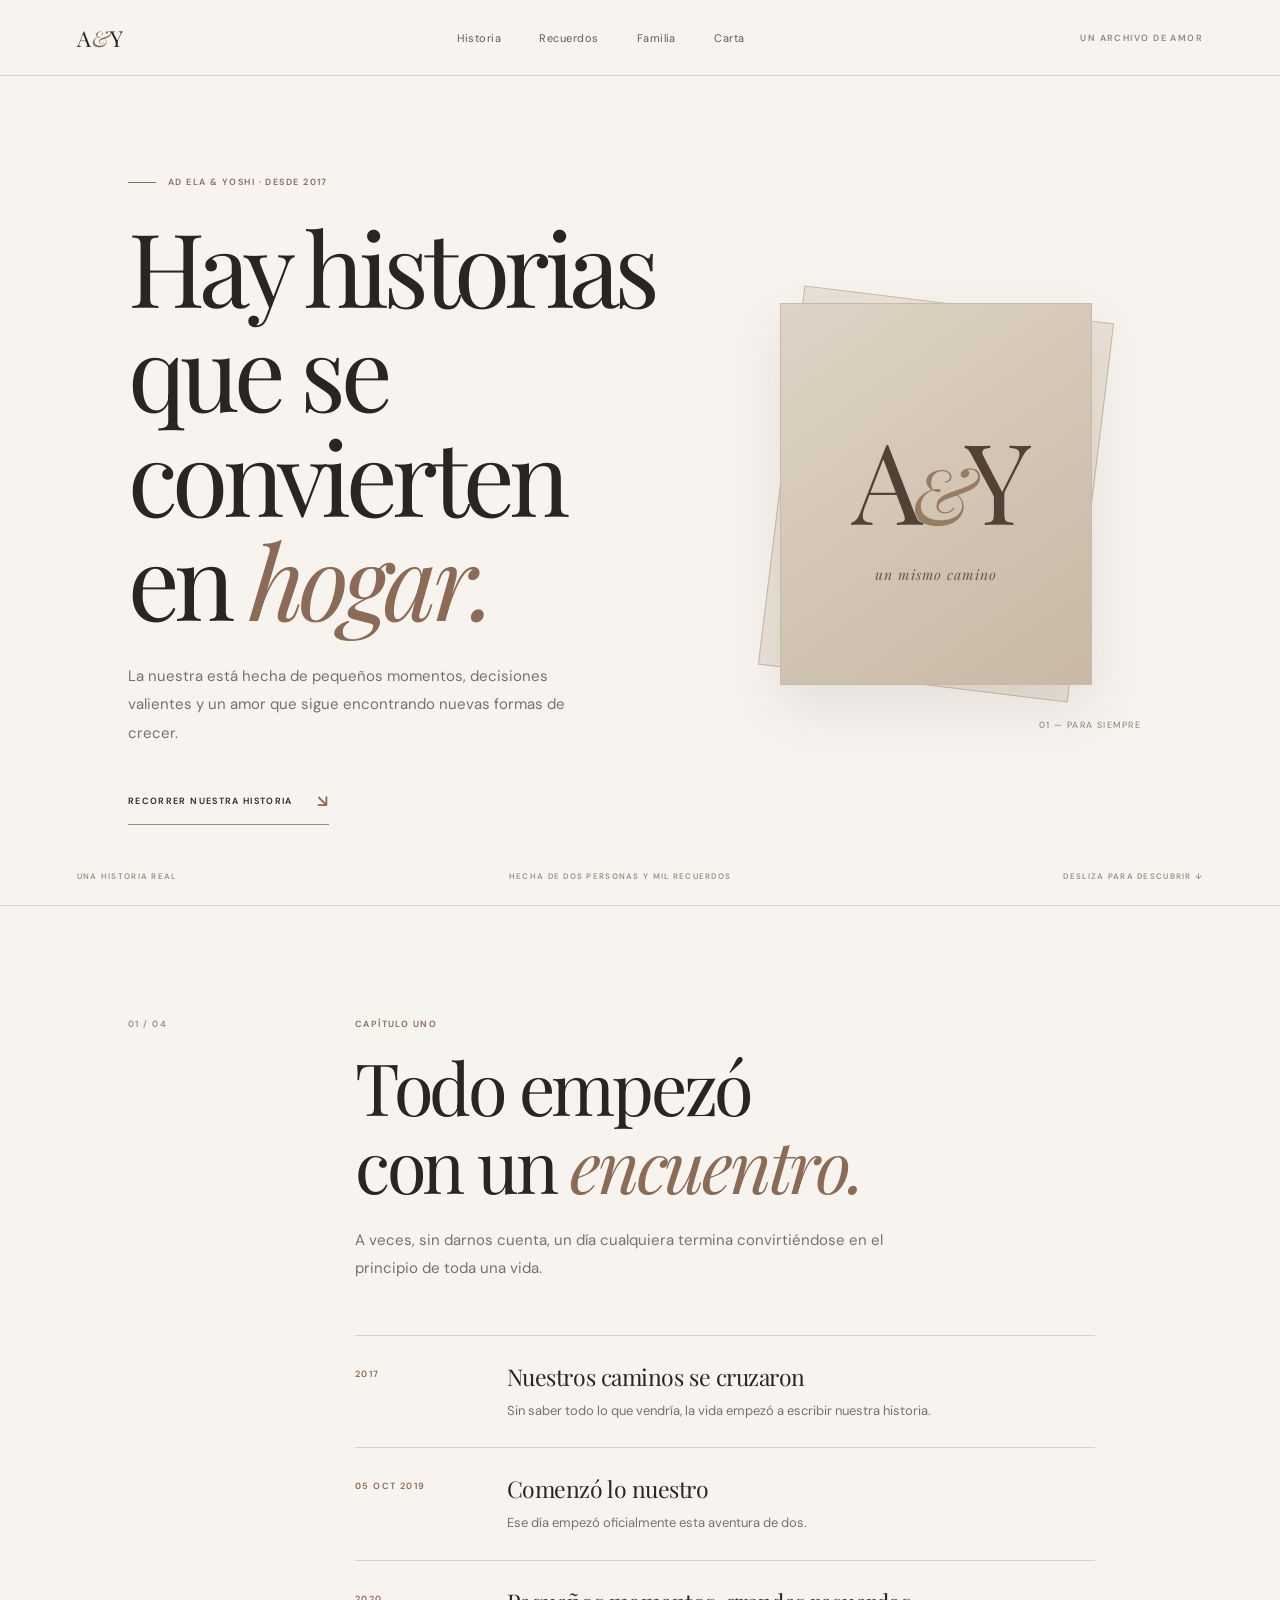
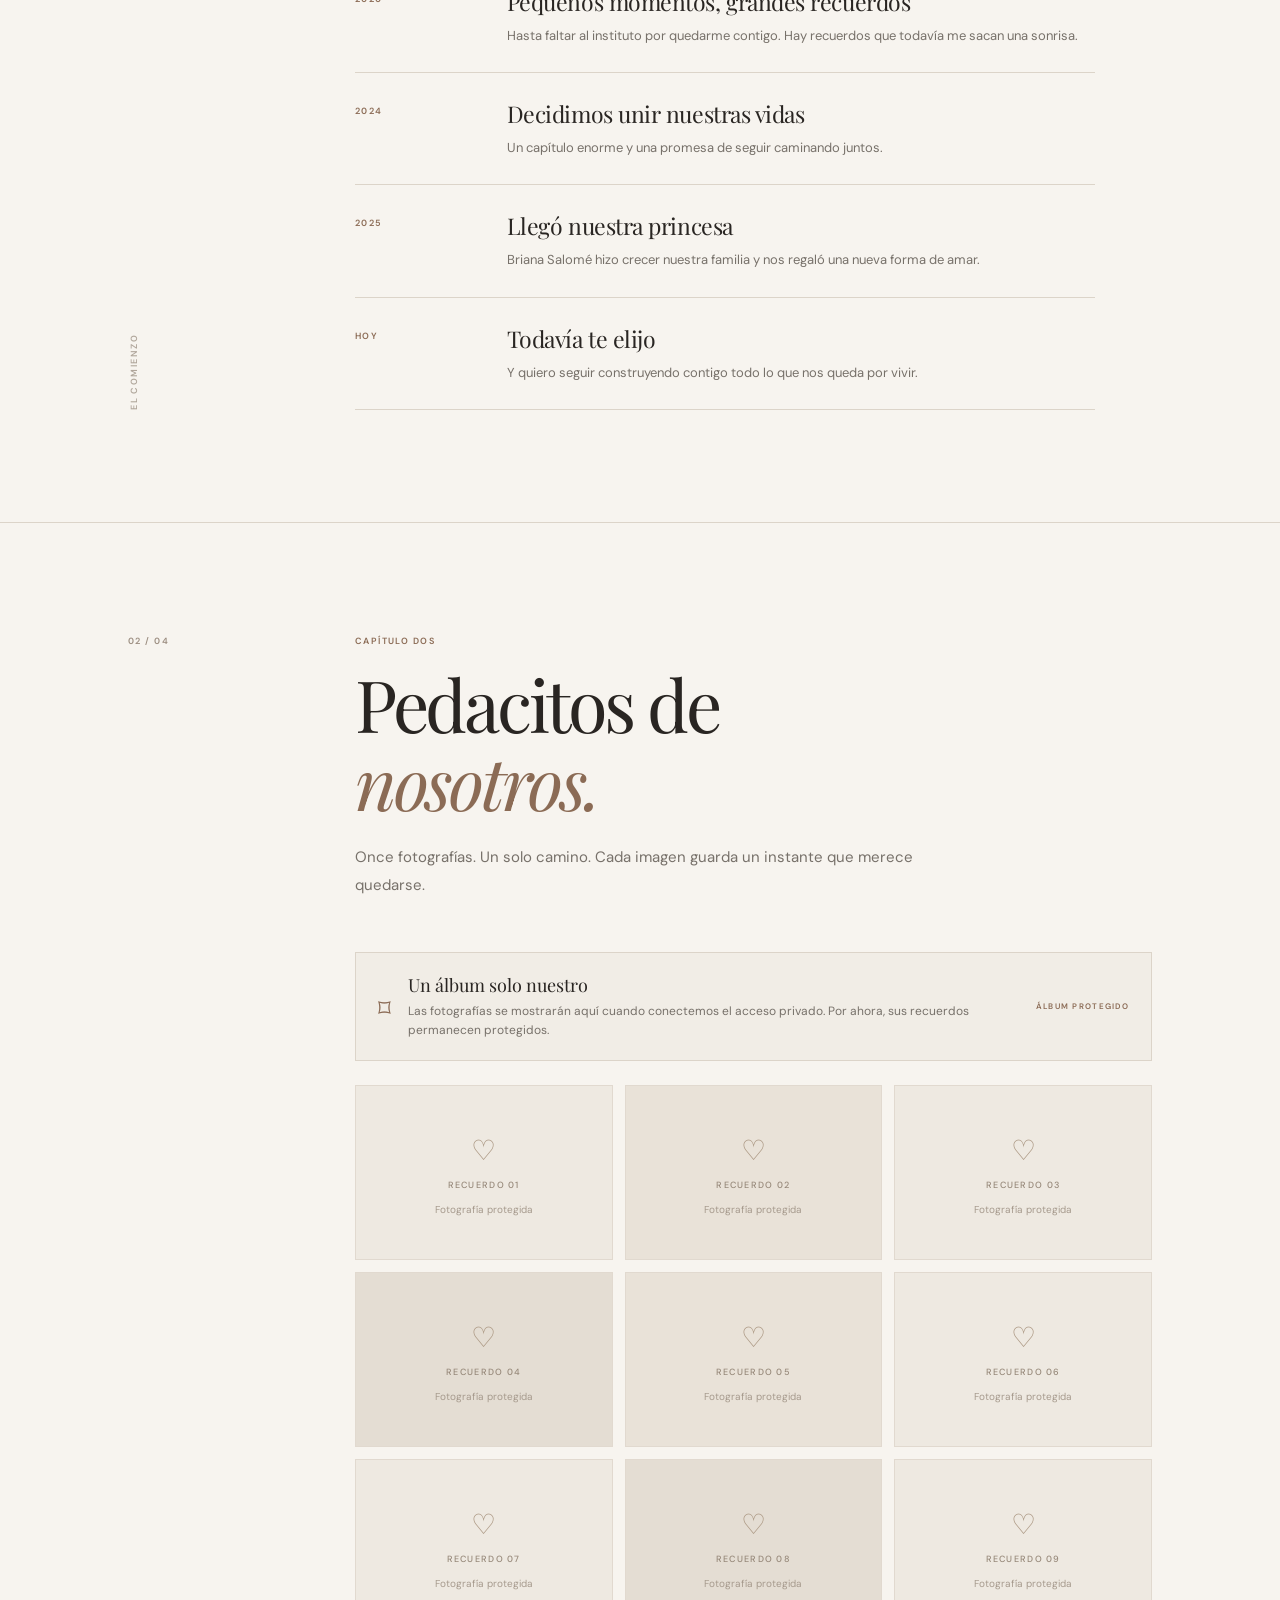
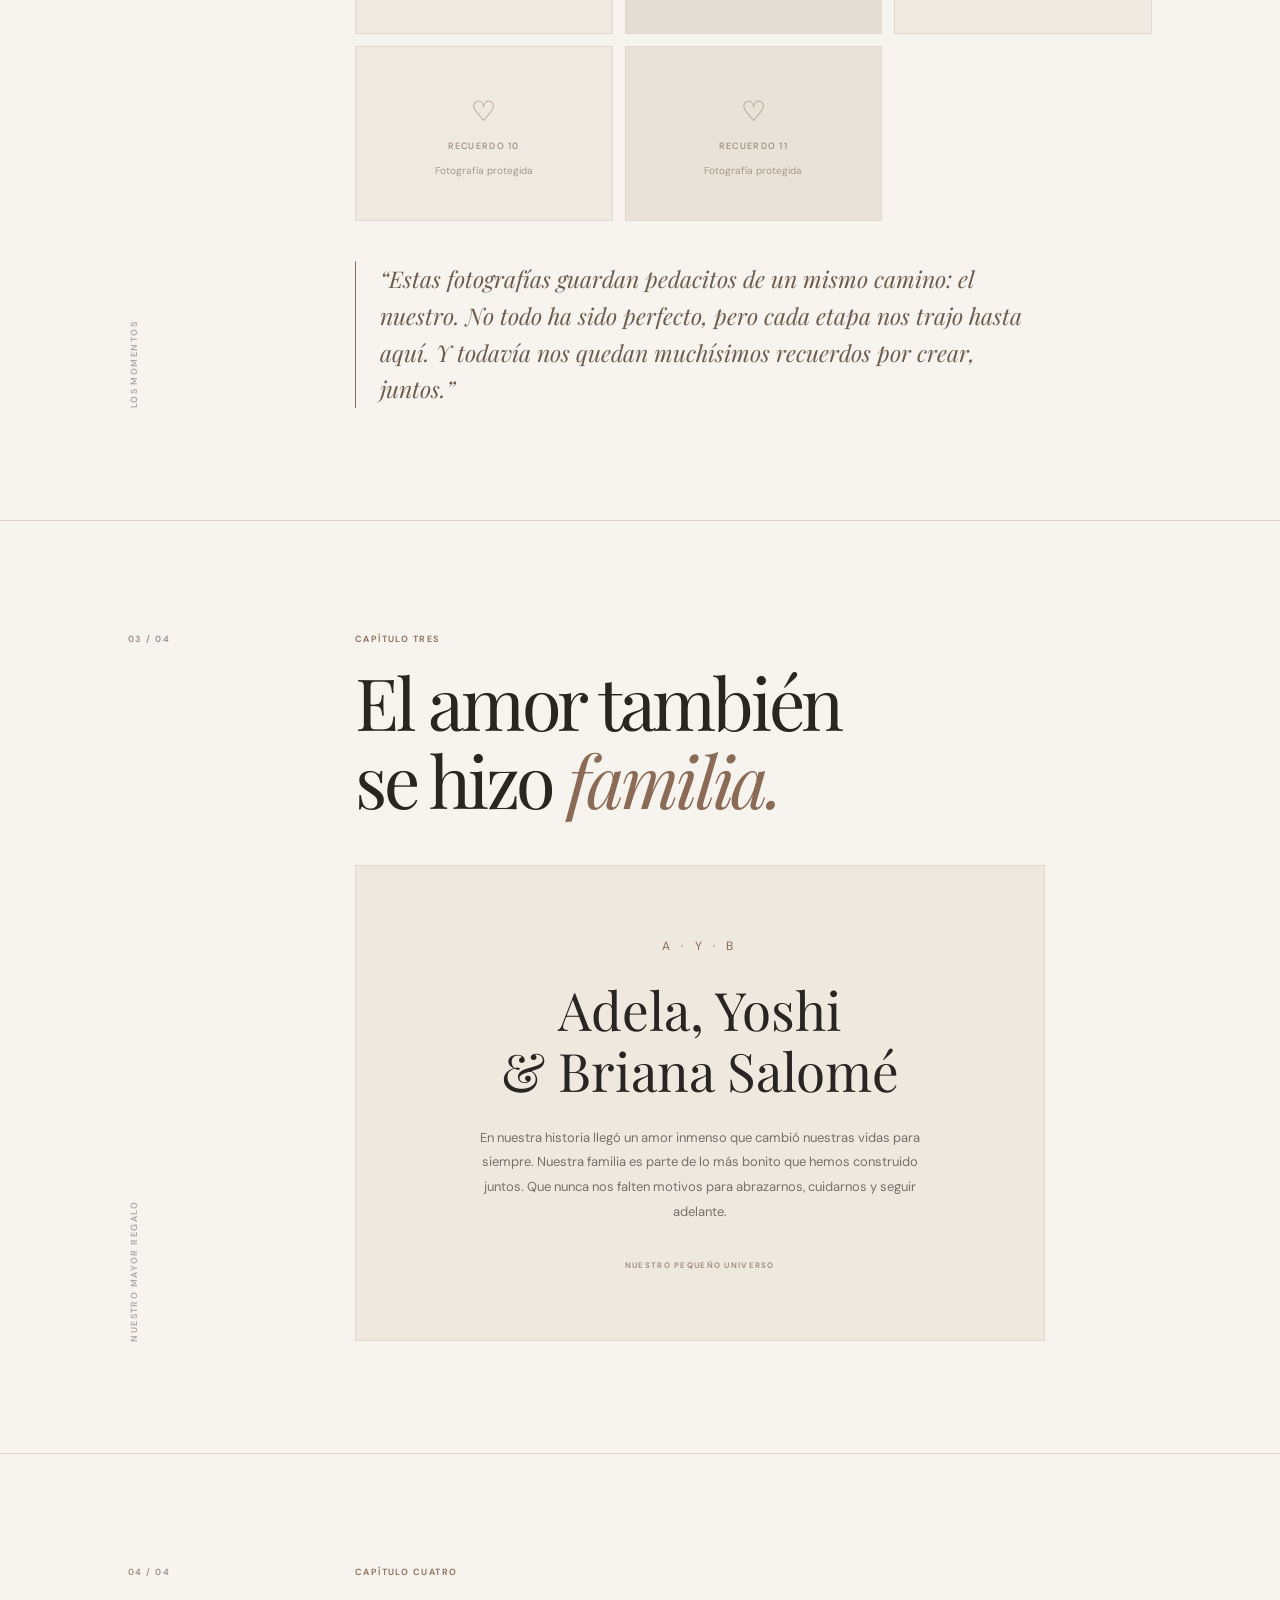
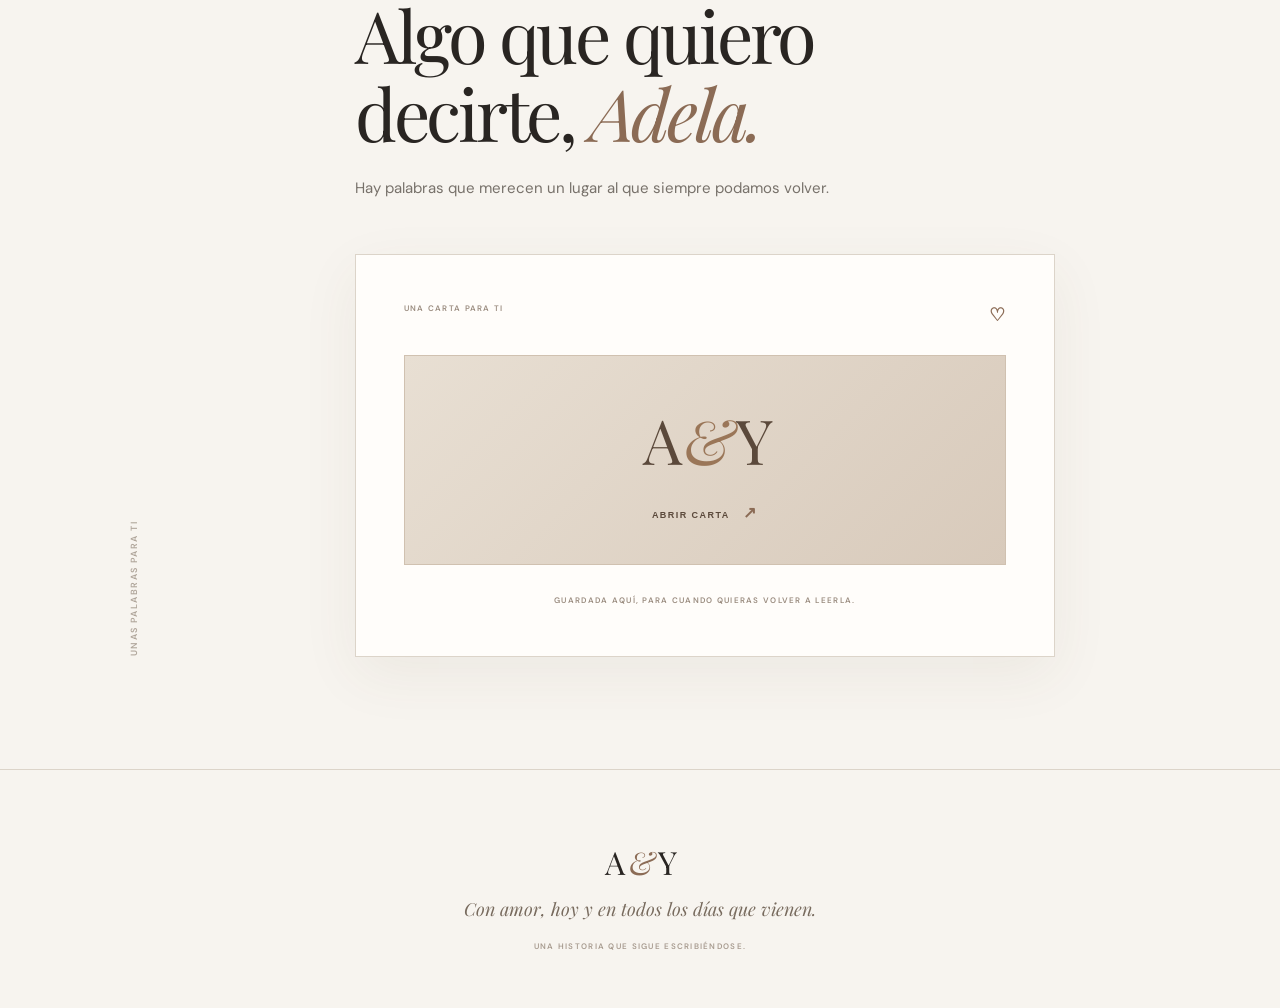
<file: nuestra-historia/index.html>
<!doctype html>
<html lang="es">
<head>
  <meta charset="utf-8">
  <meta name="viewport" content="width=device-width, initial-scale=1">
  <meta name="theme-color" content="#f7f4ef">
  <meta name="description" content="Una historia, dos caminos y una familia. Un espacio privado para nuestros recuerdos.">
  <title>Nuestra Historia | Adela & Yoshi</title>
  <link rel="preconnect" href="https://fonts.googleapis.com">
  <link rel="preconnect" href="https://fonts.gstatic.com" crossorigin>
  <link href="https://fonts.googleapis.com/css2?family=DM+Sans:wght@400;500;600&family=Playfair+Display:ital,wght@0,400;0,500;1,400;1,500&display=swap" rel="stylesheet">
  <link rel="stylesheet" href="style.css">
</head>
<body>
  <header class="site-header">
    <a class="wordmark" href="#inicio" aria-label="Nuestra Historia, inicio">A <span>&</span> Y</a>
    <nav aria-label="Navegación principal">
      <a href="#historia">Historia</a><a href="#recuerdos">Recuerdos</a><a href="#familia">Familia</a><a href="#carta">Carta</a>
    </nav>
    <span class="header-note">UN ARCHIVO DE AMOR</span>
  </header>

  <main>
    <section class="hero" id="inicio">
      <div class="hero-copy reveal">
        <p class="eyebrow"><span class="eyebrow-line"></span> AD ELA & YOSHI · DESDE 2017</p>
        <h1>Hay historias<br>que se convierten<br>en <em>hogar.</em></h1>
        <p class="hero-intro">La nuestra está hecha de pequeños momentos, decisiones valientes y un amor que sigue encontrando nuevas formas de crecer.</p>
        <a class="text-link" href="#historia">RECORRER NUESTRA HISTORIA <span>↘</span></a>
      </div>
      <div class="hero-art reveal" aria-label="Composición decorativa">
        <div class="art-frame frame-back"></div><div class="art-frame frame-front"><span class="art-monogram">A<span>&</span>Y</span><span class="art-caption">un mismo camino</span></div>
        <span class="art-index">01 — PARA SIEMPRE</span>
      </div>
      <div class="hero-bottom"><span>UNA HISTORIA REAL</span><span>HECHA DE DOS PERSONAS Y MIL RECUERDOS</span><span>DESLIZA PARA DESCUBRIR ↓</span></div>
    </section>

    <section class="story section" id="historia">
      <div class="section-aside"><span class="section-number">01 / 04</span><span class="vertical-label">EL COMIENZO</span></div>
      <div class="section-content">
        <p class="eyebrow">CAPÍTULO UNO</p><h2>Todo empezó<br>con un <em>encuentro.</em></h2>
        <p class="section-lead">A veces, sin darnos cuenta, un día cualquiera termina convirtiéndose en el principio de toda una vida.</p>
        <div class="timeline">
          <article class="timeline-item"><span class="timeline-date">2017</span><div><h3>Nuestros caminos se cruzaron</h3><p>Sin saber todo lo que vendría, la vida empezó a escribir nuestra historia.</p></div></article>
          <article class="timeline-item"><span class="timeline-date">05 OCT 2019</span><div><h3>Comenzó lo nuestro</h3><p>Ese día empezó oficialmente esta aventura de dos.</p></div></article>
          <article class="timeline-item"><span class="timeline-date">2020</span><div><h3>Pequeños momentos, grandes recuerdos</h3><p>Hasta faltar al instituto por quedarme contigo. Hay recuerdos que todavía me sacan una sonrisa.</p></div></article>
          <article class="timeline-item"><span class="timeline-date">2024</span><div><h3>Decidimos unir nuestras vidas</h3><p>Un capítulo enorme y una promesa de seguir caminando juntos.</p></div></article>
          <article class="timeline-item"><span class="timeline-date">2025</span><div><h3>Llegó nuestra princesa</h3><p>Briana Salomé hizo crecer nuestra familia y nos regaló una nueva forma de amar.</p></div></article>
          <article class="timeline-item"><span class="timeline-date">HOY</span><div><h3>Todavía te elijo</h3><p>Y quiero seguir construyendo contigo todo lo que nos queda por vivir.</p></div></article>
        </div>
      </div>
    </section>

    <section class="memories section" id="recuerdos">
      <div class="section-aside"><span class="section-number">02 / 04</span><span class="vertical-label">LOS MOMENTOS</span></div>
      <div class="section-content">
        <p class="eyebrow">CAPÍTULO DOS</p><h2>Pedacitos de<br><em>nosotros.</em></h2>
        <p class="section-lead">Once fotografías. Un solo camino. Cada imagen guarda un instante que merece quedarse.</p>
        <div class="private-note"><span class="lock-icon" aria-hidden="true">⌑</span><div><strong>Un álbum solo nuestro</strong><p>Las fotografías se mostrarán aquí cuando conectemos el acceso privado. Por ahora, sus recuerdos permanecen protegidos.</p></div><span class="private-status">ÁLBUM PROTEGIDO</span></div>
        <div class="memory-grid" id="memoryGrid" aria-live="polite"></div>
        <blockquote class="memory-quote">“Estas fotografías guardan pedacitos de un mismo camino: el nuestro. No todo ha sido perfecto, pero cada etapa nos trajo hasta aquí. Y todavía nos quedan muchísimos recuerdos por crear, juntos.”</blockquote>
      </div>
    </section>

    <section class="family section" id="familia">
      <div class="section-aside"><span class="section-number">03 / 04</span><span class="vertical-label">NUESTRO MAYOR REGALO</span></div>
      <div class="section-content">
        <p class="eyebrow">CAPÍTULO TRES</p><h2>El amor también<br>se hizo <em>familia.</em></h2>
        <div class="family-card"><span class="family-symbol">A · Y · B</span><h3>Adela, Yoshi<br>& Briana Salomé</h3><p>En nuestra historia llegó un amor inmenso que cambió nuestras vidas para siempre. Nuestra familia es parte de lo más bonito que hemos construido juntos. Que nunca nos falten motivos para abrazarnos, cuidarnos y seguir adelante.</p><span class="family-foot">NUESTRO PEQUEÑO UNIVERSO</span></div>
      </div>
    </section>

    <section class="letter-section section" id="carta">
      <div class="section-aside"><span class="section-number">04 / 04</span><span class="vertical-label">UNAS PALABRAS PARA TI</span></div>
      <div class="section-content">
        <p class="eyebrow">CAPÍTULO CUATRO</p><h2>Algo que quiero<br>decirte, <em>Adela.</em></h2>
        <p class="section-lead">Hay palabras que merecen un lugar al que siempre podamos volver.</p>
        <div class="letter-card">
          <div class="letter-top"><span>UNA CARTA PARA TI</span><span>♡</span></div>
          <button class="letter-toggle" id="letterToggle" type="button" aria-expanded="false" aria-controls="loveLetter"><span class="envelope-mark">A <i>&</i> Y</span><span class="open-label">ABRIR CARTA <b>↗</b></span></button>
          <article class="letter-content" id="loveLetter" hidden>
            <p class="letter-date">PARA MI PERSONA FAVORITA</p>
            <h3>Mi amor,</h3>
            <p>Quiero que sepas algo que nunca ha cambiado dentro de mí: nunca dejé de enamorarme de ti y nunca dejé de amarte.</p>
            <p>Quizás mis maneras de demostrarlo cambiaron con el tiempo. Tal vez no siempre encontré las palabras correctas o no siempre supe expresar todo lo que llevaba dentro. Pero hay algo que jamás cambió: mi alma siempre estuvo contigo.</p>
            <p>Te amo porque eres mi vida, porque eres esa persona que quiero a mi lado y porque, incluso después de todo lo que hemos vivido, sigues teniendo la capacidad de enamorarme cada día un poquito más.</p>
            <p>Esta pequeña sorpresa es una de las tantas muestras de amor que quiero darte. Quiero que, cuando la veas, recuerdes nuestra historia, cada paso que hemos dado y todo lo hermoso que todavía nos queda por vivir.</p>
            <p>Quiero que nunca dudes de mi amor hacia ti. Que nunca olvides que te sigo eligiendo, que sigo soñando contigo y que mi deseo es continuar construyendo nuestra historia, tomados de la mano.</p>
            <p>Gracias por compartir tu vida conmigo, por los momentos buenos, por los difíciles y por ese regalo tan hermoso que es nuestra familia. Si pudiera volver al principio, volvería a encontrarte, volvería a elegirte y volvería a enamorarme de ti.</p>
            <p><strong>Mi historia favorita siempre será la nuestra.</strong></p>
            <p>No quiero prometerte una vida perfecta. Quiero prometerte que seguiré eligiéndote, cuidando lo nuestro y escribiendo contigo cada capítulo que venga.</p>
            <p class="letter-signature">Con todo mi amor,<br><strong>Yoshi, tu niño que siempre te amará</strong></p>
          </article>
          <div class="letter-bottom">GUARDADA AQUÍ, PARA CUANDO QUIERAS VOLVER A LEERLA.</div>
        </div>
      </div>
    </section>
  </main>

  <footer><span class="footer-mark">A <i>&</i> Y</span><p>Con amor, hoy y en todos los días que vienen.</p><small>UNA HISTORIA QUE SIGUE ESCRIBIÉNDOSE.</small></footer>
  <script src="app.js" defer></script>
</body>
</html>
</file>
<file: nuestra-historia/style.css>
:root{
  --paper:#f7f4ef;--paper-deep:#eee8df;--ink:#292522;--muted:#77716a;--line:#dcd4c9;
  --accent:#8b6b55;--accent-dark:#624936;--white:#fffdfa;--serif:"Playfair Display",Georgia,serif;--sans:"DM Sans",Arial,sans-serif;
}
*{box-sizing:border-box}
html{scroll-behavior:smooth;scroll-padding-top:90px}
body{margin:0;background:var(--paper);color:var(--ink);font-family:var(--sans);font-size:14px;-webkit-font-smoothing:antialiased}
a{color:inherit}
.site-header{height:76px;padding:0 clamp(22px,6vw,92px);display:flex;align-items:center;justify-content:space-between;border-bottom:1px solid var(--line);background:#f7f4efed;position:sticky;top:0;z-index:10;backdrop-filter:blur(14px)}
.wordmark,.footer-mark{font:22px var(--serif);letter-spacing:-2px;text-decoration:none}.wordmark span,.footer-mark i{color:var(--accent);font-style:italic}
.site-header nav{display:flex;gap:clamp(18px,3vw,42px)}.site-header nav a{text-decoration:none;color:#625b54;font-size:11px;letter-spacing:.04em;transition:color .2s}.site-header nav a:hover{color:var(--accent)}
.header-note,.eyebrow,.hero-bottom,.section-number,.vertical-label,.timeline-date,.private-status,.family-foot,.letter-top,.open-label,.letter-bottom,.letter-date,footer small{font-size:9px;letter-spacing:.16em;font-weight:600}
.header-note{color:#93877b}
.hero{min-height:660px;min-height:min(790px,calc(100svh - 76px));padding:100px clamp(22px,10vw,150px) 80px;display:grid;grid-template-columns:1.1fr .9fr;align-items:center;gap:5vw;position:relative;overflow:hidden}
.hero-copy{max-width:620px}.eyebrow{color:var(--accent);display:flex;align-items:center;gap:12px;margin:0 0 26px}.eyebrow-line{height:1px;width:28px;background:var(--accent)}
h1,h2,h3,p{margin-top:0}h1,h2,h3{font-family:var(--serif);font-weight:400}
.hero h1{font-size:clamp(56px,8vw,108px);line-height:1.02;letter-spacing:-.055em;margin:0 0 30px}.hero h1 em,h2 em{font-weight:400;color:var(--accent);font-style:italic}
.hero-intro,.section-lead{font-size:15px;line-height:1.9;color:var(--muted);max-width:460px}
.text-link{display:inline-flex;gap:24px;align-items:center;margin-top:28px;text-decoration:none;color:var(--ink);font-size:9px;letter-spacing:.15em;font-weight:600;border-bottom:1px solid #9d8a78;padding-bottom:12px}.text-link span{font-size:17px;color:var(--accent)}
.hero-art{width:min(100%,410px);height:460px;justify-self:center;position:relative}
.art-frame{position:absolute;width:76%;height:83%;top:7%;left:12%;border:1px solid #c9b9a7}
.frame-back{transform:rotate(7deg);background:#eae2d8}.frame-front{display:flex;align-items:center;justify-content:center;flex-direction:column;background:linear-gradient(145deg,#ded3c5,#c8b8a5);box-shadow:0 22px 55px #594b3c20}
.art-monogram{font:clamp(72px,10vw,112px) var(--serif);letter-spacing:-.1em;color:#514235}.art-monogram span{font-style:italic;color:#987c62;font-size:.7em}.art-caption{margin-top:12px;font:italic 14px var(--serif);letter-spacing:.08em;color:#6b5745}
.art-index{position:absolute;bottom:0;right:0;color:#887b6e;font-size:9px;letter-spacing:.16em}
.hero-bottom{position:absolute;left:clamp(22px,6vw,92px);right:clamp(22px,6vw,92px);bottom:24px;display:flex;justify-content:space-between;color:#9b9187;font-size:8px}
.section{display:grid;grid-template-columns:150px minmax(0,1fr);gap:clamp(28px,6vw,90px);padding:112px clamp(22px,10vw,150px);border-top:1px solid var(--line)}
.section-aside{display:flex;flex-direction:column;justify-content:space-between;align-items:flex-start;min-height:100%}.section-number{color:#9b8d80}.vertical-label{writing-mode:vertical-rl;transform:rotate(180deg);color:#b0a69b}
.section-content{max-width:850px}.section-content>.eyebrow{margin-bottom:18px}
h2{font-size:clamp(43px,6vw,72px);line-height:1.08;letter-spacing:-.045em;margin-bottom:22px}
.section-lead{max-width:590px;margin-bottom:52px}
.timeline{border-top:1px solid var(--line);max-width:740px}.timeline-item{display:grid;grid-template-columns:130px 1fr;gap:22px;padding:25px 0;border-bottom:1px solid var(--line)}
.timeline-date{color:var(--accent);padding-top:7px}.timeline-item h3{font-size:23px;margin:0 0 7px;letter-spacing:-.02em}.timeline-item p{font-size:13px;color:var(--muted);line-height:1.8;margin:0}
.private-note{display:flex;align-items:center;gap:17px;padding:20px 22px;border:1px solid var(--line);background:#f1ede6;margin:0 0 24px}.lock-icon{font:25px var(--serif);color:var(--accent)}.private-note strong{font:18px var(--serif);font-weight:400}.private-note p{margin:5px 0 0;color:var(--muted);font-size:12px;line-height:1.6}.private-status{margin-left:auto;color:var(--accent);white-space:nowrap;font-size:8px}
.memory-grid{display:grid;grid-template-columns:repeat(3,minmax(0,1fr));gap:12px}.memory-card{min-height:175px;background:#eee9e1;border:1px solid #e1d9cf;position:relative;display:flex;align-items:center;justify-content:center;flex-direction:column;text-align:center;padding:18px;overflow:hidden}.memory-card:nth-child(3n+2){background:#e9e2d8}.memory-card:nth-child(4n){background:#e4ddd3}
.memory-card img{position:absolute;inset:0;width:100%;height:100%;object-fit:cover}.memory-placeholder{display:flex;flex-direction:column;align-items:center;gap:12px;color:#968879}.memory-placeholder span:first-child{font:28px var(--serif);color:#aa9681}.memory-placeholder strong{font:9px var(--sans);letter-spacing:.14em;font-weight:500}.memory-placeholder small{font-size:10px;color:#a69a8d}
.memory-quote{margin:40px 0 0;padding:0 0 0 24px;border-left:1px solid var(--accent);font:italic 23px/1.6 var(--serif);color:#6c5c4e;max-width:690px}
.family-card{margin-top:46px;padding:clamp(35px,7vw,70px);background:#eee8df;text-align:center;border:1px solid #e2d8cc;max-width:690px}.family-symbol{font:12px var(--sans);letter-spacing:.35em;color:var(--accent)}.family-card h3{font-size:clamp(35px,5vw,53px);line-height:1.15;margin:25px 0}.family-card p{max-width:450px;margin:auto;color:var(--muted);line-height:1.9;font-size:13px}.family-foot{display:block;color:#9b8b7b;margin-top:36px;font-size:8px}
.letter-card{max-width:700px;border:1px solid var(--line);background:var(--white);padding:clamp(22px,5vw,48px);box-shadow:0 18px 55px #5b493411}.letter-top,.letter-bottom{display:flex;justify-content:space-between;color:#9b8d80;font-size:8px}.letter-top span:last-child{font-size:18px;color:var(--accent)}
.letter-toggle{width:100%;min-height:210px;margin:28px 0;background:linear-gradient(135deg,#e8dfd3,#d8cabb);border:1px solid #d0c1b0;display:flex;flex-direction:column;align-items:center;justify-content:center;gap:22px;color:#5b493b;cursor:pointer;transition:background .25s,transform .25s}.letter-toggle:hover{background:#ded1c1;transform:translateY(-2px)}.envelope-mark{font:62px var(--serif);letter-spacing:-.1em}.envelope-mark i{color:#9a7658;font-style:italic}.open-label{font-size:9px}.open-label b{font-size:16px;margin-left:10px;color:var(--accent)}
.letter-content{max-width:590px;margin:38px auto 28px;color:#5e554d;font:15px/2 var(--serif)}.letter-content[hidden]{display:none}.letter-date{color:var(--accent);font:9px var(--sans);letter-spacing:.15em}.letter-content h3{font-size:37px;color:#40362f;margin:18px 0 24px}.letter-content p{margin:0 0 18px}.letter-content p strong{color:#493a30}.letter-signature{text-align:right;margin-top:35px!important;color:#705842}.letter-bottom{justify-content:center;text-align:center;line-height:1.8}
footer{text-align:center;padding:70px 20px 55px;border-top:1px solid var(--line)}.footer-mark{font-size:32px}footer p{font:italic 18px var(--serif);color:#786b5e;margin:14px 0}footer small{font-size:8px;color:#a89c90}
.reveal{opacity:0;transform:translateY(18px);transition:opacity .8s ease,transform .8s ease}.reveal.visible{opacity:1;transform:none}
@media(max-width:800px){.header-note{display:none}.hero{grid-template-columns:1fr;min-height:auto;padding-top:100px;padding-bottom:100px}.hero-art{width:min(76%,360px);height:330px;margin-top:10px}.hero-bottom span:nth-child(2){display:none}.section{grid-template-columns:55px minmax(0,1fr);gap:22px;padding-top:85px;padding-bottom:85px}.section-aside{min-height:80px}.vertical-label{font-size:8px}.memory-grid{grid-template-columns:repeat(2,minmax(0,1fr))}.memory-card{min-height:145px}}
@media(max-width:520px){.site-header{height:64px;padding:0 18px}.site-header nav{gap:13px}.site-header nav a{font-size:10px}.wordmark{font-size:20px}.hero{padding:80px 23px 95px}.hero h1{font-size:59px}.hero-intro{font-size:14px}.hero-art{height:290px;width:75%}.hero-bottom{font-size:7px;bottom:17px}.section{grid-template-columns:1fr;gap:20px;padding:72px 22px}.section-aside{min-height:0;flex-direction:row;align-items:center}.vertical-label{writing-mode:initial;transform:none}.section-number{font-size:8px}.section-content{width:100%}h2{font-size:45px}.section-lead{font-size:14px;margin-bottom:35px}.timeline-item{grid-template-columns:85px 1fr;gap:12px;padding:20px 0}.timeline-item h3{font-size:19px}.timeline-item p{font-size:12px}.timeline-date{font-size:8px}.private-note{align-items:flex-start;padding:16px;gap:10px}.private-status{display:none}.memory-grid{gap:8px}.memory-card{min-height:132px;padding:10px}.memory-quote{font-size:20px;margin-top:30px}.family-card{padding:34px 20px}.letter-card{padding:18px}.letter-toggle{min-height:170px}.letter-content{font-size:14px;line-height:1.9}.letter-content h3{font-size:32px}}
@media(prefers-reduced-motion:reduce){*,*::before,*::after{scroll-behavior:auto!important;animation-duration:.01ms!important;transition-duration:.01ms!important}.reveal{opacity:1;transform:none}}
</file>
